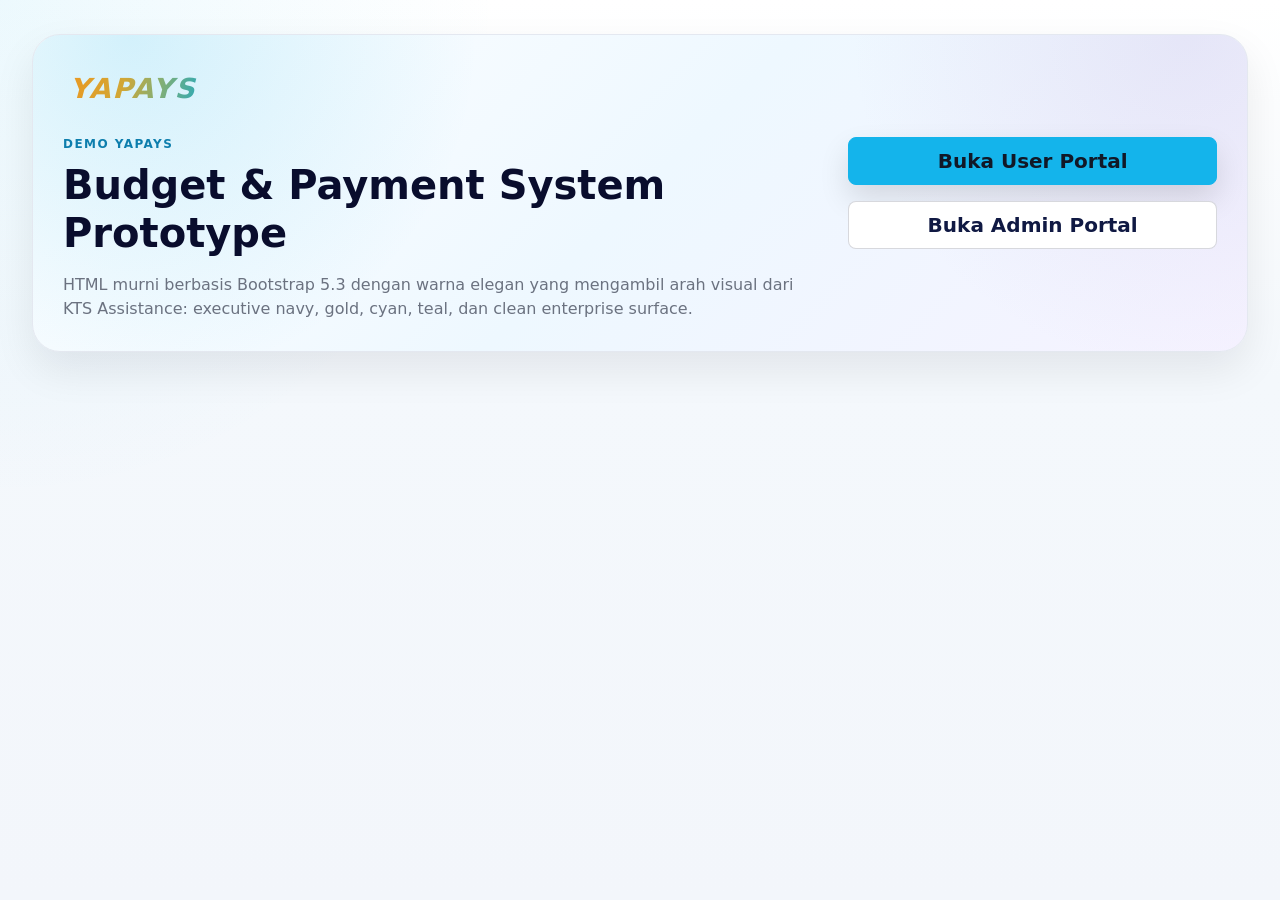
<file: index.html>
<!doctype html>
<html lang="id">
<head>
  <meta charset="utf-8">
  <meta name="viewport" content="width=device-width, initial-scale=1">
  <title>Demo YAPAYS</title>
  <link href="https://cdn.jsdelivr.net/npm/bootstrap@5.3.3/dist/css/bootstrap.min.css" rel="stylesheet">
  <link href="https://cdn.jsdelivr.net/npm/bootstrap-icons@1.11.3/font/bootstrap-icons.css" rel="stylesheet">
  <link href="assets/css/app.css" rel="stylesheet">
</head>
<body class="panel-user">
  <main class="dashboard-shell">
    <div class="container-app">
      <section class="hero-card">
        <div class="row align-items-center g-4">
          <div class="col-lg-8">
            <img src="assets/images/logo-yapays.svg" alt="YAPAYS" style="height:46px" class="mb-4">
            <div class="section-kicker mb-2">Demo YAPAYS</div>
            <h1 class="display-6 fw-bold mb-3">Budget & Payment System Prototype</h1>
            <p class="text-muted-app mb-0">HTML murni berbasis Bootstrap 5.3 dengan warna elegan yang mengambil arah visual dari KTS Assistance: executive navy, gold, cyan, teal, dan clean enterprise surface.</p>
          </div>
          <div class="col-lg-4">
            <div class="d-grid gap-3">
              <a class="btn btn-kts btn-lg" href="pages/user-dashboard.html">Buka User Portal</a>
              <a class="btn btn-outline-kts btn-lg" href="pages/admin-dashboard.html">Buka Admin Portal</a>
            </div>
          </div>
        </div>
      </section>
    </div>
  </main>
</body>
</html>
</file>
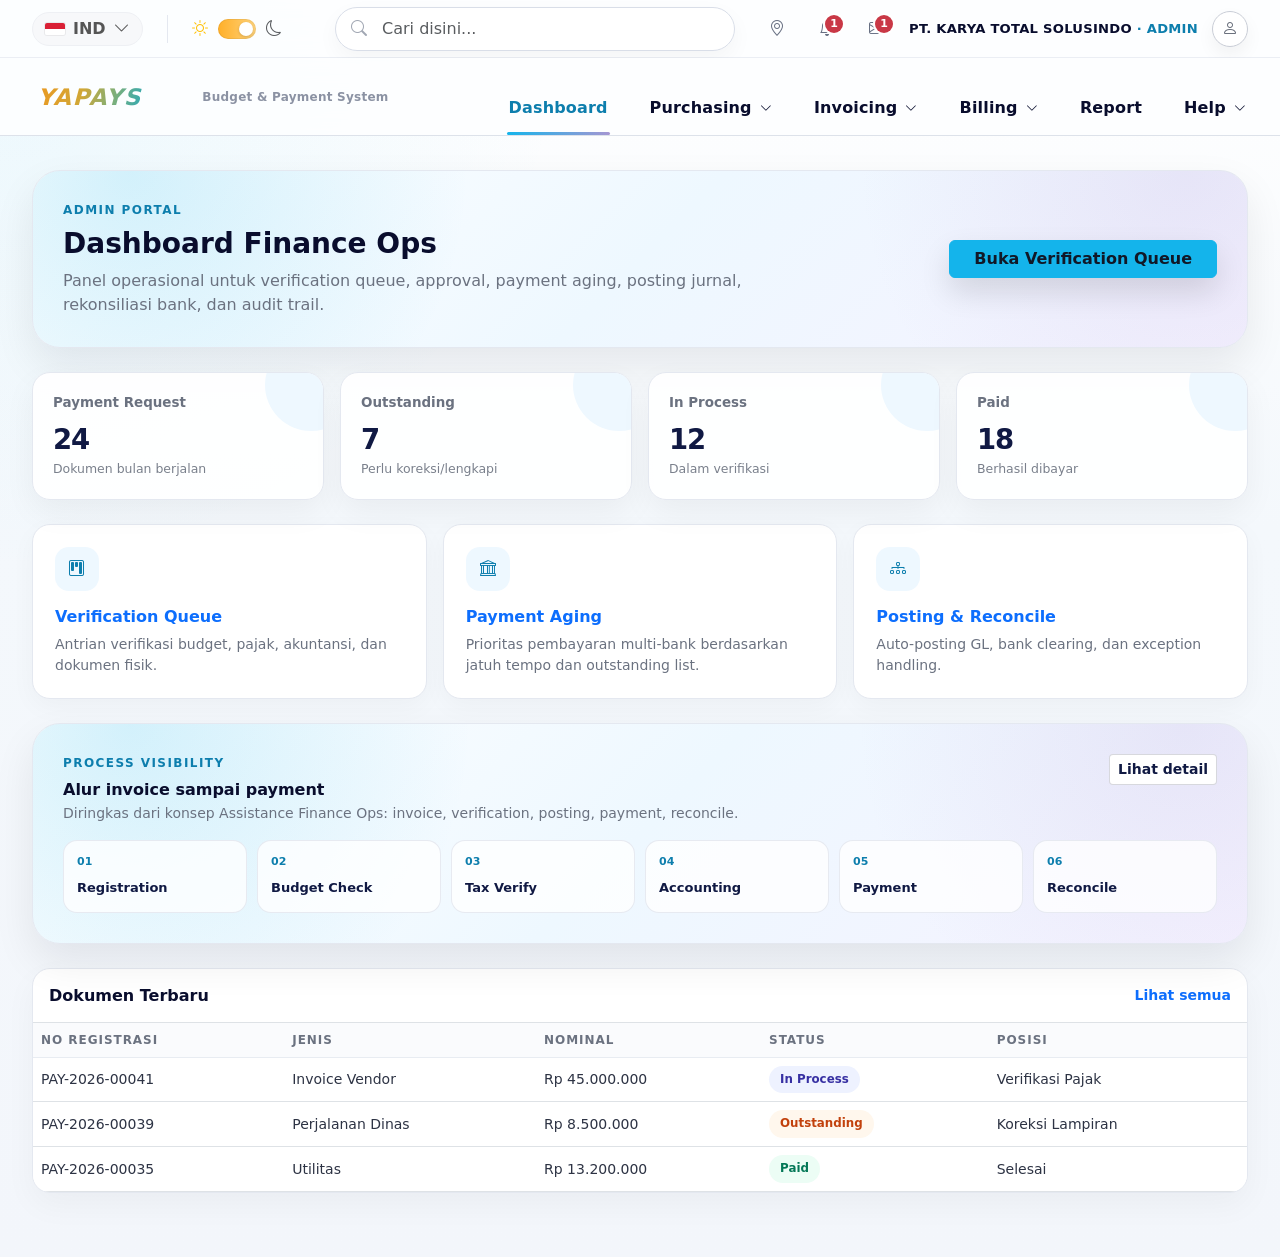
<file: pages/admin-dashboard.html>
<!doctype html>
<html lang="id">
<head>
  <meta charset="utf-8">
  <meta name="viewport" content="width=device-width, initial-scale=1">
  <title>YAPAYS Admin Portal</title>
  <link href="https://cdn.jsdelivr.net/npm/bootstrap@5.3.3/dist/css/bootstrap.min.css" rel="stylesheet">
  <link href="https://cdn.jsdelivr.net/npm/bootstrap-icons@1.11.3/font/bootstrap-icons.css" rel="stylesheet">
  <link href="../assets/css/app.css" rel="stylesheet">
</head>
<body class="panel-admin">
  <div class="mega-close-zone" data-close-zone></div>
  <header class="app-topbar">
    <div class="container-app topbar-grid">
      <div class="d-flex align-items-center gap-4">
        <button class="lang-pill"><span class="flag-id"></span> IND <i class="bi bi-chevron-down"></i></button>
        <span class="vr-soft"></span>
        <div class="theme-controls"><i class="bi bi-sun text-warning"></i><span class="theme-switch"></span><i class="bi bi-moon text-muted"></i></div>
      </div>
      <form class="search-wrap"><i class="bi bi-search"></i><input class="form-control search-input" placeholder="Cari disini..." aria-label="Cari"></form>
      <div class="topbar-right">
        <button class="icon-btn"><i class="bi bi-geo-alt"></i></button>
        <button class="icon-btn position-relative"><i class="bi bi-bell"></i><span class="badge-dot">1</span></button>
        <button class="icon-btn position-relative"><i class="bi bi-envelope"></i><span class="badge-dot">1</span></button>
        <span class="company-name">PT. KARYA TOTAL SOLUSINDO</span>
        <span class="avatar-ring"><i class="bi bi-person"></i></span>
      </div>
    </div>
  </header>

  <nav class="main-navbar">
    <div class="container-app navbar-row">
      <a class="brand" href="admin-dashboard.html"><img src="../assets/images/logo-yapays.svg" alt="YAPAYS"></a>
      <ul class="horizontal-menu">
        <li class="nav-item-app"><a class="nav-link-app active" href="admin-dashboard.html">Dashboard</a></li>
        <li class="nav-item-app"><button class="nav-link-app" data-menu-key="purchasing" aria-expanded="false">Purchasing <i class="bi bi-chevron-down chev"></i></button></li>
        <li class="nav-item-app"><button class="nav-link-app" data-menu-key="invoicing" aria-expanded="false">Invoicing <i class="bi bi-chevron-down chev"></i></button></li>
        <li class="nav-item-app"><button class="nav-link-app" data-menu-key="billing" aria-expanded="false">Billing <i class="bi bi-chevron-down chev"></i></button></li>
        <li class="nav-item-app"><button class="nav-link-app" data-menu-key="report" aria-expanded="false">Report</button></li>
        <li class="nav-item-app"><button class="nav-link-app" data-menu-key="help" aria-expanded="false">Help <i class="bi bi-chevron-down chev"></i></button></li>
      </ul>
    </div>
  </nav>

  <section class="mega-panel" data-mega-panel>
    <div class="mega-inner"><div class="mega-grid"></div></div>
  </section>

  <main class="dashboard-shell">
    <div class="container-app">
      <section class="hero-card mb-4">
        <div class="row align-items-center g-4">
          <div class="col-lg-8">
            <div class="section-kicker mb-2">Admin Portal</div>
            <h1 class="h3 fw-bold mb-2">Dashboard Finance Ops</h1>
            <p class="mb-0 text-muted-app">Panel operasional untuk verification queue, approval, payment aging, posting jurnal, rekonsiliasi bank, dan audit trail.</p>
          </div>
          <div class="col-lg-4 text-lg-end"><a class="btn btn-kts px-4" href="#">Buka Verification Queue</a></div>
        </div>
      </section>

      <div class="row g-3 mb-4"><div class="col-md-3"><div class="metric-card"><div class="metric-label">Payment Request</div><div class="metric-value">24</div><div class="metric-note">Dokumen bulan berjalan</div></div></div><div class="col-md-3"><div class="metric-card"><div class="metric-label">Outstanding</div><div class="metric-value">7</div><div class="metric-note">Perlu koreksi/lengkapi</div></div></div><div class="col-md-3"><div class="metric-card"><div class="metric-label">In Process</div><div class="metric-value">12</div><div class="metric-note">Dalam verifikasi</div></div></div><div class="col-md-3"><div class="metric-card"><div class="metric-label">Paid</div><div class="metric-value">18</div><div class="metric-note">Berhasil dibayar</div></div></div></div>

      <div class="row g-3 mb-4"><div class="col-md-4"><a class="quick-card d-block" href="#"><div class="quick-icon"><i class="bi bi-kanban"></i></div><h3 class="h6 fw-bold">Verification Queue</h3><p class="text-muted-app fs-14 mb-0">Antrian verifikasi budget, pajak, akuntansi, dan dokumen fisik.</p></a></div><div class="col-md-4"><a class="quick-card d-block" href="#"><div class="quick-icon"><i class="bi bi-bank"></i></div><h3 class="h6 fw-bold">Payment Aging</h3><p class="text-muted-app fs-14 mb-0">Prioritas pembayaran multi-bank berdasarkan jatuh tempo dan outstanding list.</p></a></div><div class="col-md-4"><a class="quick-card d-block" href="#"><div class="quick-icon"><i class="bi bi-diagram-3"></i></div><h3 class="h6 fw-bold">Posting & Reconcile</h3><p class="text-muted-app fs-14 mb-0">Auto-posting GL, bank clearing, dan exception handling.</p></a></div></div>

      <section class="hero-card mb-4">
        <div class="d-flex justify-content-between align-items-start mb-3">
          <div>
            <div class="section-kicker mb-2">Process Visibility</div>
            <h2 class="h6 fw-bold mb-1">Alur invoice sampai payment</h2>
            <p class="text-muted-app fs-14 mb-0">Diringkas dari konsep Assistance Finance Ops: invoice, verification, posting, payment, reconcile.</p>
          </div>
          <a class="btn btn-outline-kts btn-sm" href="#">Lihat detail</a>
        </div>
        <div class="flow-strip">
          <div class="flow-step"><span>01</span><strong>Registration</strong></div>
          <div class="flow-step"><span>02</span><strong>Budget Check</strong></div>
          <div class="flow-step"><span>03</span><strong>Tax Verify</strong></div>
          <div class="flow-step"><span>04</span><strong>Accounting</strong></div>
          <div class="flow-step"><span>05</span><strong>Payment</strong></div>
          <div class="flow-step"><span>06</span><strong>Reconcile</strong></div>
        </div>
      </section>

      <section class="table-card">
        <div class="p-3 border-bottom d-flex justify-content-between align-items-center"><h2 class="h6 fw-bold mb-0">Dokumen Terbaru</h2><a href="#" class="fs-14 fw-bold">Lihat semua</a></div>
        <div class="table-responsive">
          <table class="table align-middle">
            <thead><tr><th>No Registrasi</th><th>Jenis</th><th>Nominal</th><th>Status</th><th>Posisi</th></tr></thead>
            <tbody><tr><td>PAY-2026-00041</td><td>Invoice Vendor</td><td>Rp 45.000.000</td><td><span class="status-pill status-process">In Process</span></td><td>Verifikasi Pajak</td></tr><tr><td>PAY-2026-00039</td><td>Perjalanan Dinas</td><td>Rp 8.500.000</td><td><span class="status-pill status-return">Outstanding</span></td><td>Koreksi Lampiran</td></tr><tr><td>PAY-2026-00035</td><td>Utilitas</td><td>Rp 13.200.000</td><td><span class="status-pill status-done">Paid</span></td><td>Selesai</td></tr></tbody>
          </table>
        </div>
      </section>
    </div>
  </main>
  <script src="https://cdn.jsdelivr.net/npm/bootstrap@5.3.3/dist/js/bootstrap.bundle.min.js"></script>
  <script src="../assets/js/menu.js"></script>
</body>
</html>
</file>
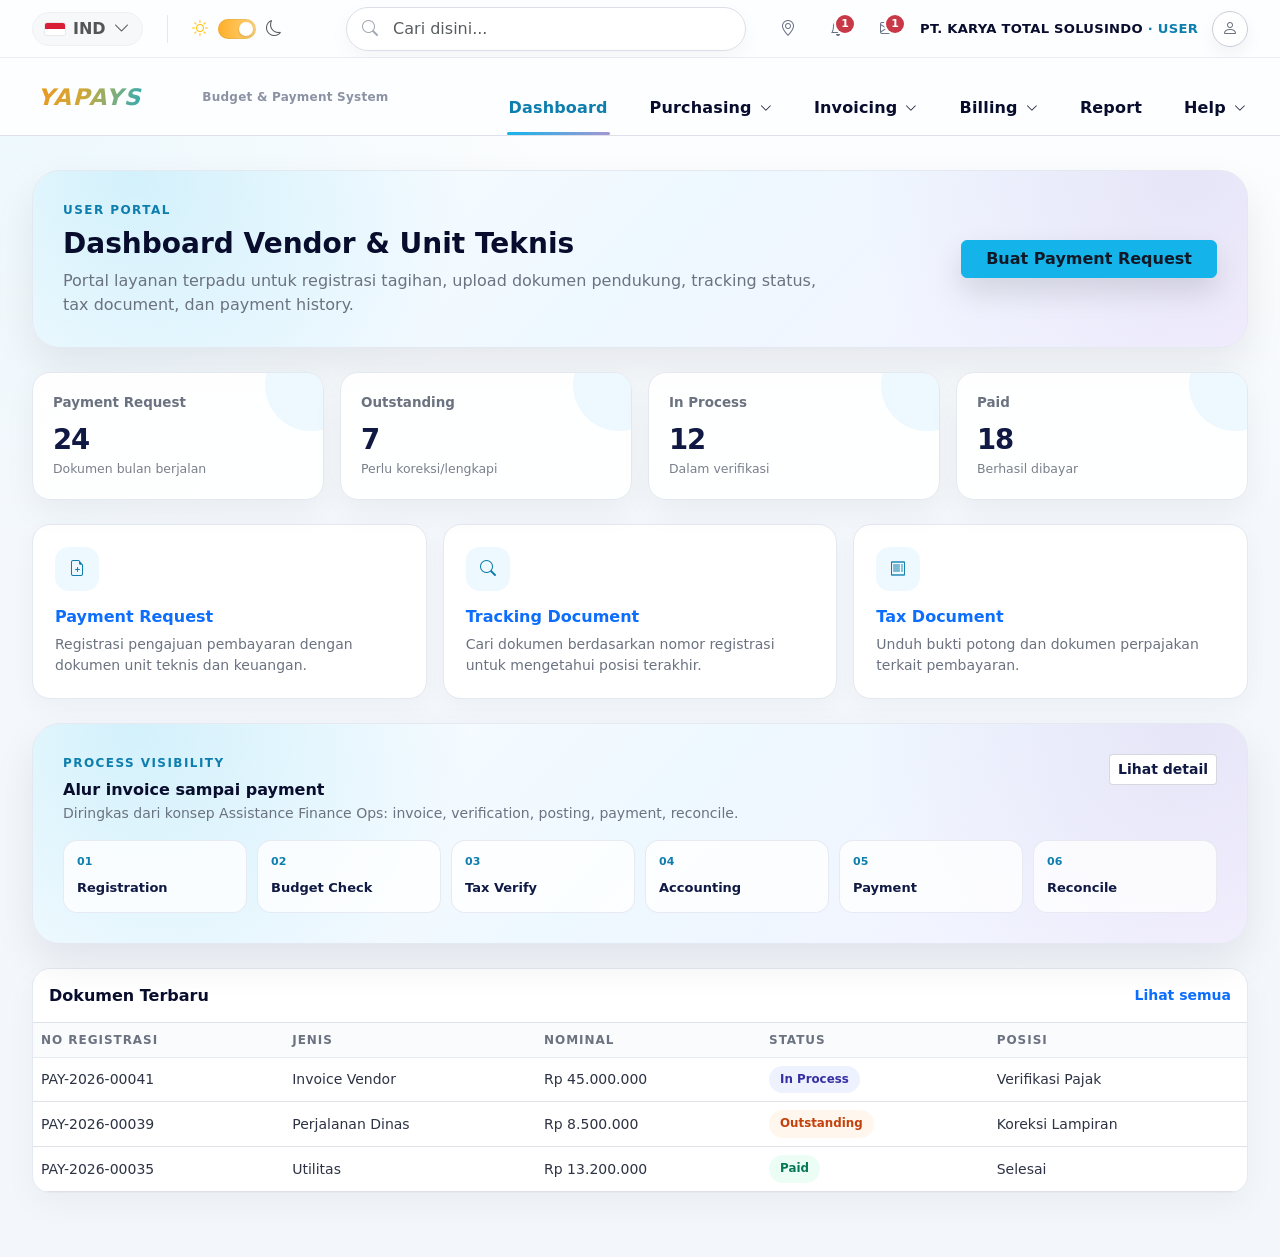
<file: pages/user-dashboard.html>
<!doctype html>
<html lang="id">
<head>
  <meta charset="utf-8">
  <meta name="viewport" content="width=device-width, initial-scale=1">
  <title>YAPAYS User Portal</title>
  <link href="https://cdn.jsdelivr.net/npm/bootstrap@5.3.3/dist/css/bootstrap.min.css" rel="stylesheet">
  <link href="https://cdn.jsdelivr.net/npm/bootstrap-icons@1.11.3/font/bootstrap-icons.css" rel="stylesheet">
  <link href="../assets/css/app.css" rel="stylesheet">
</head>
<body class="panel-user">
  <div class="mega-close-zone" data-close-zone></div>
  <header class="app-topbar">
    <div class="container-app topbar-grid">
      <div class="d-flex align-items-center gap-4">
        <button class="lang-pill"><span class="flag-id"></span> IND <i class="bi bi-chevron-down"></i></button>
        <span class="vr-soft"></span>
        <div class="theme-controls"><i class="bi bi-sun text-warning"></i><span class="theme-switch"></span><i class="bi bi-moon text-muted"></i></div>
      </div>
      <form class="search-wrap"><i class="bi bi-search"></i><input class="form-control search-input" placeholder="Cari disini..." aria-label="Cari"></form>
      <div class="topbar-right">
        <button class="icon-btn"><i class="bi bi-geo-alt"></i></button>
        <button class="icon-btn position-relative"><i class="bi bi-bell"></i><span class="badge-dot">1</span></button>
        <button class="icon-btn position-relative"><i class="bi bi-envelope"></i><span class="badge-dot">1</span></button>
        <span class="company-name">PT. KARYA TOTAL SOLUSINDO</span>
        <span class="avatar-ring"><i class="bi bi-person"></i></span>
      </div>
    </div>
  </header>

  <nav class="main-navbar">
    <div class="container-app navbar-row">
      <a class="brand" href="user-dashboard.html"><img src="../assets/images/logo-yapays.svg" alt="YAPAYS"></a>
      <ul class="horizontal-menu">
        <li class="nav-item-app"><a class="nav-link-app active" href="user-dashboard.html">Dashboard</a></li>
        <li class="nav-item-app"><button class="nav-link-app" data-menu-key="purchasing" aria-expanded="false">Purchasing <i class="bi bi-chevron-down chev"></i></button></li>
        <li class="nav-item-app"><button class="nav-link-app" data-menu-key="invoicing" aria-expanded="false">Invoicing <i class="bi bi-chevron-down chev"></i></button></li>
        <li class="nav-item-app"><button class="nav-link-app" data-menu-key="billing" aria-expanded="false">Billing <i class="bi bi-chevron-down chev"></i></button></li>
        <li class="nav-item-app"><button class="nav-link-app" data-menu-key="report" aria-expanded="false">Report</button></li>
        <li class="nav-item-app"><button class="nav-link-app" data-menu-key="help" aria-expanded="false">Help <i class="bi bi-chevron-down chev"></i></button></li>
      </ul>
    </div>
  </nav>

  <section class="mega-panel" data-mega-panel>
    <div class="mega-inner"><div class="mega-grid"></div></div>
  </section>

  <main class="dashboard-shell">
    <div class="container-app">
      <section class="hero-card mb-4">
        <div class="row align-items-center g-4">
          <div class="col-lg-8">
            <div class="section-kicker mb-2">User Portal</div>
            <h1 class="h3 fw-bold mb-2">Dashboard Vendor & Unit Teknis</h1>
            <p class="mb-0 text-muted-app">Portal layanan terpadu untuk registrasi tagihan, upload dokumen pendukung, tracking status, tax document, dan payment history.</p>
          </div>
          <div class="col-lg-4 text-lg-end"><a class="btn btn-kts px-4" href="#">Buat Payment Request</a></div>
        </div>
      </section>

      <div class="row g-3 mb-4"><div class="col-md-3"><div class="metric-card"><div class="metric-label">Payment Request</div><div class="metric-value">24</div><div class="metric-note">Dokumen bulan berjalan</div></div></div><div class="col-md-3"><div class="metric-card"><div class="metric-label">Outstanding</div><div class="metric-value">7</div><div class="metric-note">Perlu koreksi/lengkapi</div></div></div><div class="col-md-3"><div class="metric-card"><div class="metric-label">In Process</div><div class="metric-value">12</div><div class="metric-note">Dalam verifikasi</div></div></div><div class="col-md-3"><div class="metric-card"><div class="metric-label">Paid</div><div class="metric-value">18</div><div class="metric-note">Berhasil dibayar</div></div></div></div>

      <div class="row g-3 mb-4"><div class="col-md-4"><a class="quick-card d-block" href="#"><div class="quick-icon"><i class="bi bi-file-earmark-plus"></i></div><h3 class="h6 fw-bold">Payment Request</h3><p class="text-muted-app fs-14 mb-0">Registrasi pengajuan pembayaran dengan dokumen unit teknis dan keuangan.</p></a></div><div class="col-md-4"><a class="quick-card d-block" href="#"><div class="quick-icon"><i class="bi bi-search"></i></div><h3 class="h6 fw-bold">Tracking Document</h3><p class="text-muted-app fs-14 mb-0">Cari dokumen berdasarkan nomor registrasi untuk mengetahui posisi terakhir.</p></a></div><div class="col-md-4"><a class="quick-card d-block" href="#"><div class="quick-icon"><i class="bi bi-receipt"></i></div><h3 class="h6 fw-bold">Tax Document</h3><p class="text-muted-app fs-14 mb-0">Unduh bukti potong dan dokumen perpajakan terkait pembayaran.</p></a></div></div>

      <section class="hero-card mb-4">
        <div class="d-flex justify-content-between align-items-start mb-3">
          <div>
            <div class="section-kicker mb-2">Process Visibility</div>
            <h2 class="h6 fw-bold mb-1">Alur invoice sampai payment</h2>
            <p class="text-muted-app fs-14 mb-0">Diringkas dari konsep Assistance Finance Ops: invoice, verification, posting, payment, reconcile.</p>
          </div>
          <a class="btn btn-outline-kts btn-sm" href="#">Lihat detail</a>
        </div>
        <div class="flow-strip">
          <div class="flow-step"><span>01</span><strong>Registration</strong></div>
          <div class="flow-step"><span>02</span><strong>Budget Check</strong></div>
          <div class="flow-step"><span>03</span><strong>Tax Verify</strong></div>
          <div class="flow-step"><span>04</span><strong>Accounting</strong></div>
          <div class="flow-step"><span>05</span><strong>Payment</strong></div>
          <div class="flow-step"><span>06</span><strong>Reconcile</strong></div>
        </div>
      </section>

      <section class="table-card">
        <div class="p-3 border-bottom d-flex justify-content-between align-items-center"><h2 class="h6 fw-bold mb-0">Dokumen Terbaru</h2><a href="#" class="fs-14 fw-bold">Lihat semua</a></div>
        <div class="table-responsive">
          <table class="table align-middle">
            <thead><tr><th>No Registrasi</th><th>Jenis</th><th>Nominal</th><th>Status</th><th>Posisi</th></tr></thead>
            <tbody><tr><td>PAY-2026-00041</td><td>Invoice Vendor</td><td>Rp 45.000.000</td><td><span class="status-pill status-process">In Process</span></td><td>Verifikasi Pajak</td></tr><tr><td>PAY-2026-00039</td><td>Perjalanan Dinas</td><td>Rp 8.500.000</td><td><span class="status-pill status-return">Outstanding</span></td><td>Koreksi Lampiran</td></tr><tr><td>PAY-2026-00035</td><td>Utilitas</td><td>Rp 13.200.000</td><td><span class="status-pill status-done">Paid</span></td><td>Selesai</td></tr></tbody>
          </table>
        </div>
      </section>
    </div>
  </main>
  <script src="https://cdn.jsdelivr.net/npm/bootstrap@5.3.3/dist/js/bootstrap.bundle.min.js"></script>
  <script src="../assets/js/menu.js"></script>
</body>
</html>
</file>
<file: assets/css/app.css>
@import url('./00-tokens.css');
@import url('./01-base.css');
@import url('./02-topbar.css');
@import url('./03-navbar.css');
@import url('./04-dashboard.css');
@import url('./05-themes.css');
@import url('./06-responsive.css');
</file>
